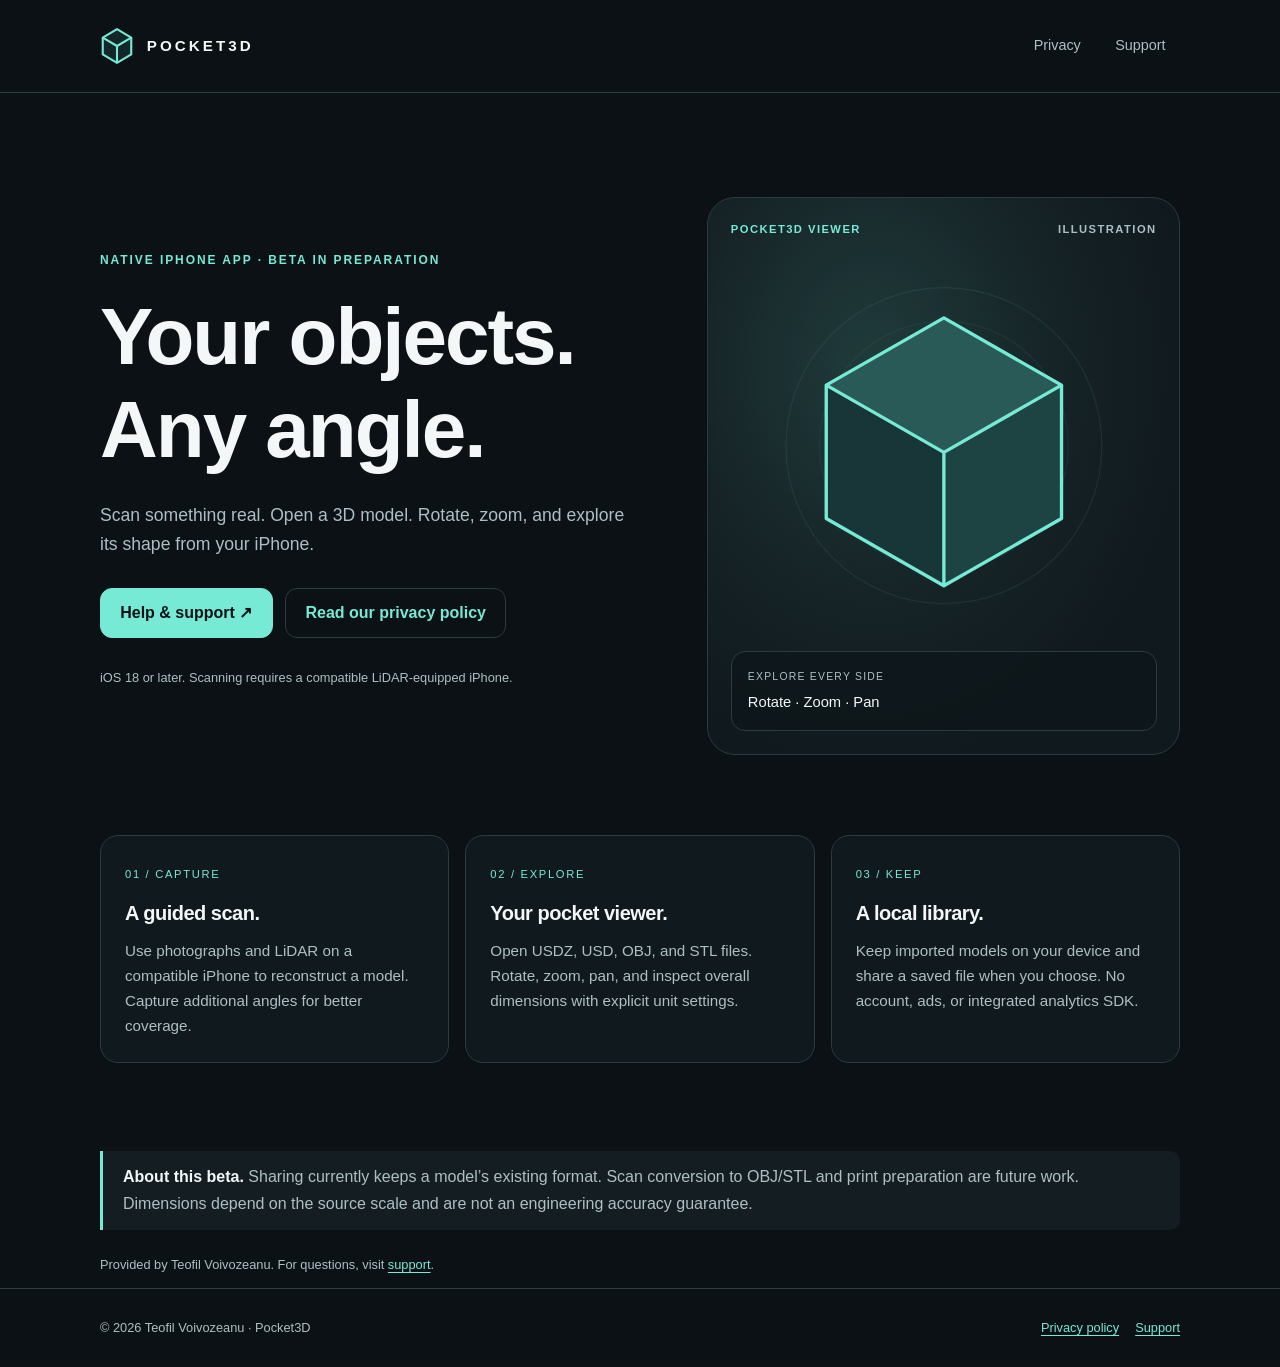
<file: index.html>
<!doctype html>
<html lang="en">
<head>
  <meta charset="utf-8">
  <meta name="viewport" content="width=device-width, initial-scale=1">
  <meta name="color-scheme" content="dark light">
  <meta name="description" content="Pocket3D is a native iPhone app for scanning real objects and exploring imported 3D models. Privacy and support information for the beta.">
  <meta name="referrer" content="strict-origin-when-cross-origin">
  <title>Pocket3D — Your objects. Any angle.</title>
  <link rel="canonical" href="https://teov.github.io/pocket3d-site/">
  <link rel="icon" type="image/svg+xml" href="favicon.svg">
  <link rel="stylesheet" href="styles.css">
</head>
<body>
<a class="skip" href="#main">Skip to content</a>
<header class="header">
  <div class="wrap header-inner">
    <a class="brand" href="./" aria-label="Pocket3D home"><img src="favicon.svg" alt="" width="34" height="38">POCKET3D</a>
    <nav class="nav" aria-label="Main navigation">
      <a href="privacy.html">Privacy</a>
      <a href="support.html">Support</a>
    </nav>
  </div>
</header>
<main id="main" class="wrap">
  <section class="hero" aria-labelledby="hero-title">
    <div>
      <p class="eyebrow">Native iPhone app · Beta in preparation</p>
      <h1 id="hero-title">Your objects.<br>Any angle.</h1>
      <p class="intro">Scan something real. Open a 3D model. Rotate, zoom, and explore its shape from your iPhone.</p>
      <div class="actions">
        <a class="button primary" href="support.html">Help &amp; support <span aria-hidden="true">&nbsp;↗</span></a>
        <a class="button" href="privacy.html">Read our privacy policy</a>
      </div>
      <p class="fine">iOS 18 or later. Scanning requires a compatible LiDAR-equipped iPhone.</p>
    </div>
    <div class="model-card" role="img" aria-label="Illustration of a three-dimensional cube with rotate, zoom, and pan controls">
      <div class="model-top"><span>POCKET3D VIEWER</span><span>ILLUSTRATION</span></div>
      <svg class="model-art" viewBox="0 0 380 325" aria-hidden="true" focusable="false">
        <circle cx="190" cy="163" r="141" fill="none" stroke="#4b7d77" stroke-opacity=".2"/>
        <circle cx="190" cy="163" r="111" fill="none" stroke="#4b7d77" stroke-opacity=".15"/>
        <path d="m190 49 105 60v119l-105 60-105-60V109l105-60Z" fill="#183638" stroke="#76ead5" stroke-width="3" stroke-linejoin="round"/>
        <path d="m190 49 105 60-105 60-105-60 105-60Z" fill="#76ead5" fill-opacity=".2"/>
        <path d="m190 169 105-60v119l-105 60V169Z" fill="#76ead5" fill-opacity=".07"/>
        <path d="m85 109 105 60 105-60M190 169v119" fill="none" stroke="#76ead5" stroke-width="3" stroke-linejoin="round"/>
      </svg>
      <div class="model-bottom"><p class="caption">EXPLORE EVERY SIDE</p><p class="gestures">Rotate · Zoom · Pan</p></div>
    </div>
  </section>
  <section class="features" aria-label="Pocket3D capabilities">
    <article class="feature"><span class="number">01 / CAPTURE</span><h2>A guided scan.</h2><p>Use photographs and LiDAR on a compatible iPhone to reconstruct a model. Capture additional angles for better coverage.</p></article>
    <article class="feature"><span class="number">02 / EXPLORE</span><h2>Your pocket viewer.</h2><p>Open USDZ, USD, OBJ, and STL files. Rotate, zoom, pan, and inspect overall dimensions with explicit unit settings.</p></article>
    <article class="feature"><span class="number">03 / KEEP</span><h2>A local library.</h2><p>Keep imported models on your device and share a saved file when you choose. No account, ads, or integrated analytics SDK.</p></article>
  </section>
  <aside class="notice"><strong>About this beta.</strong> Sharing currently keeps a model’s existing format. Scan conversion to OBJ/STL and print preparation are future work. Dimensions depend on the source scale and are not an engineering accuracy guarantee.</aside>
  <p class="fine">Provided by Teofil Voivozeanu. For questions, visit <a href="support.html">support</a>.</p>
</main>
<footer class="footer">
  <div class="wrap footer-inner">
    <p>© 2026 Teofil Voivozeanu · Pocket3D</p>
    <p><a href="privacy.html">Privacy policy</a><a href="support.html">Support</a></p>
  </div>
</footer>
</body>
</html>
</file>
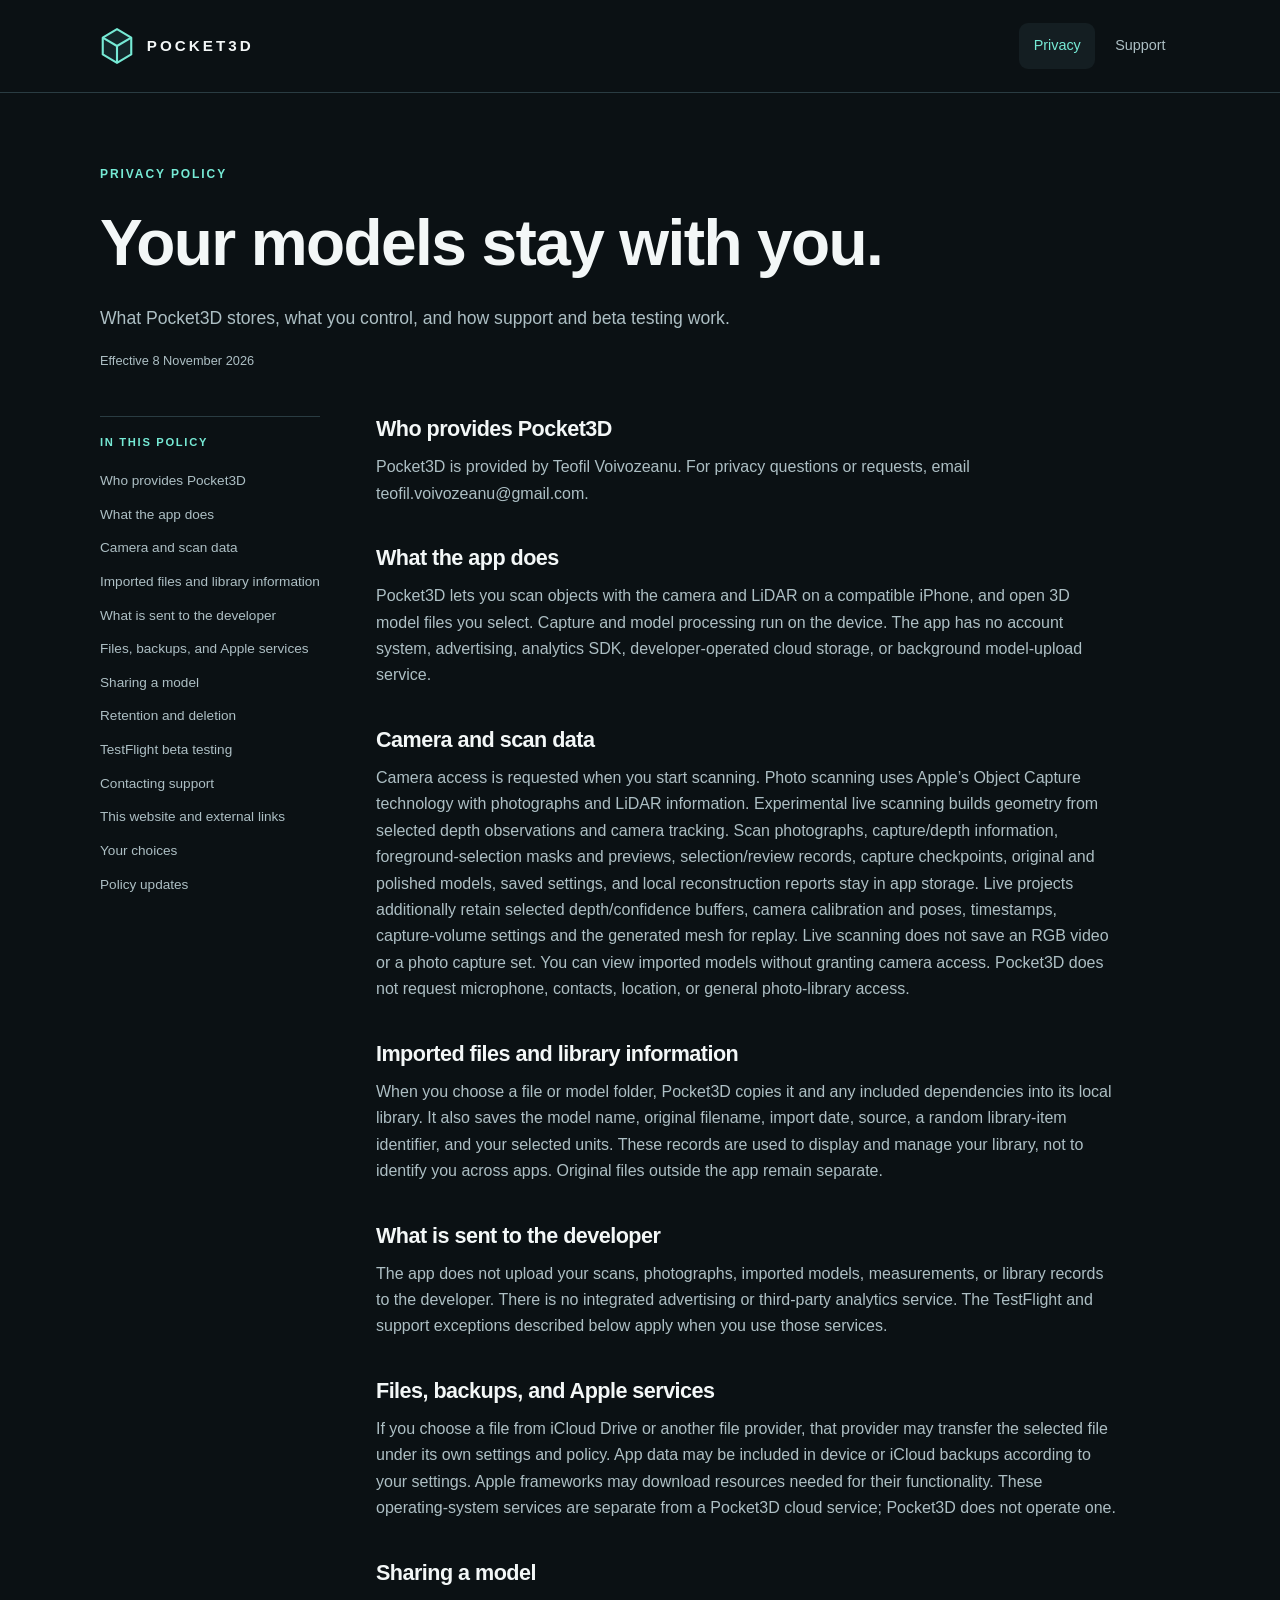
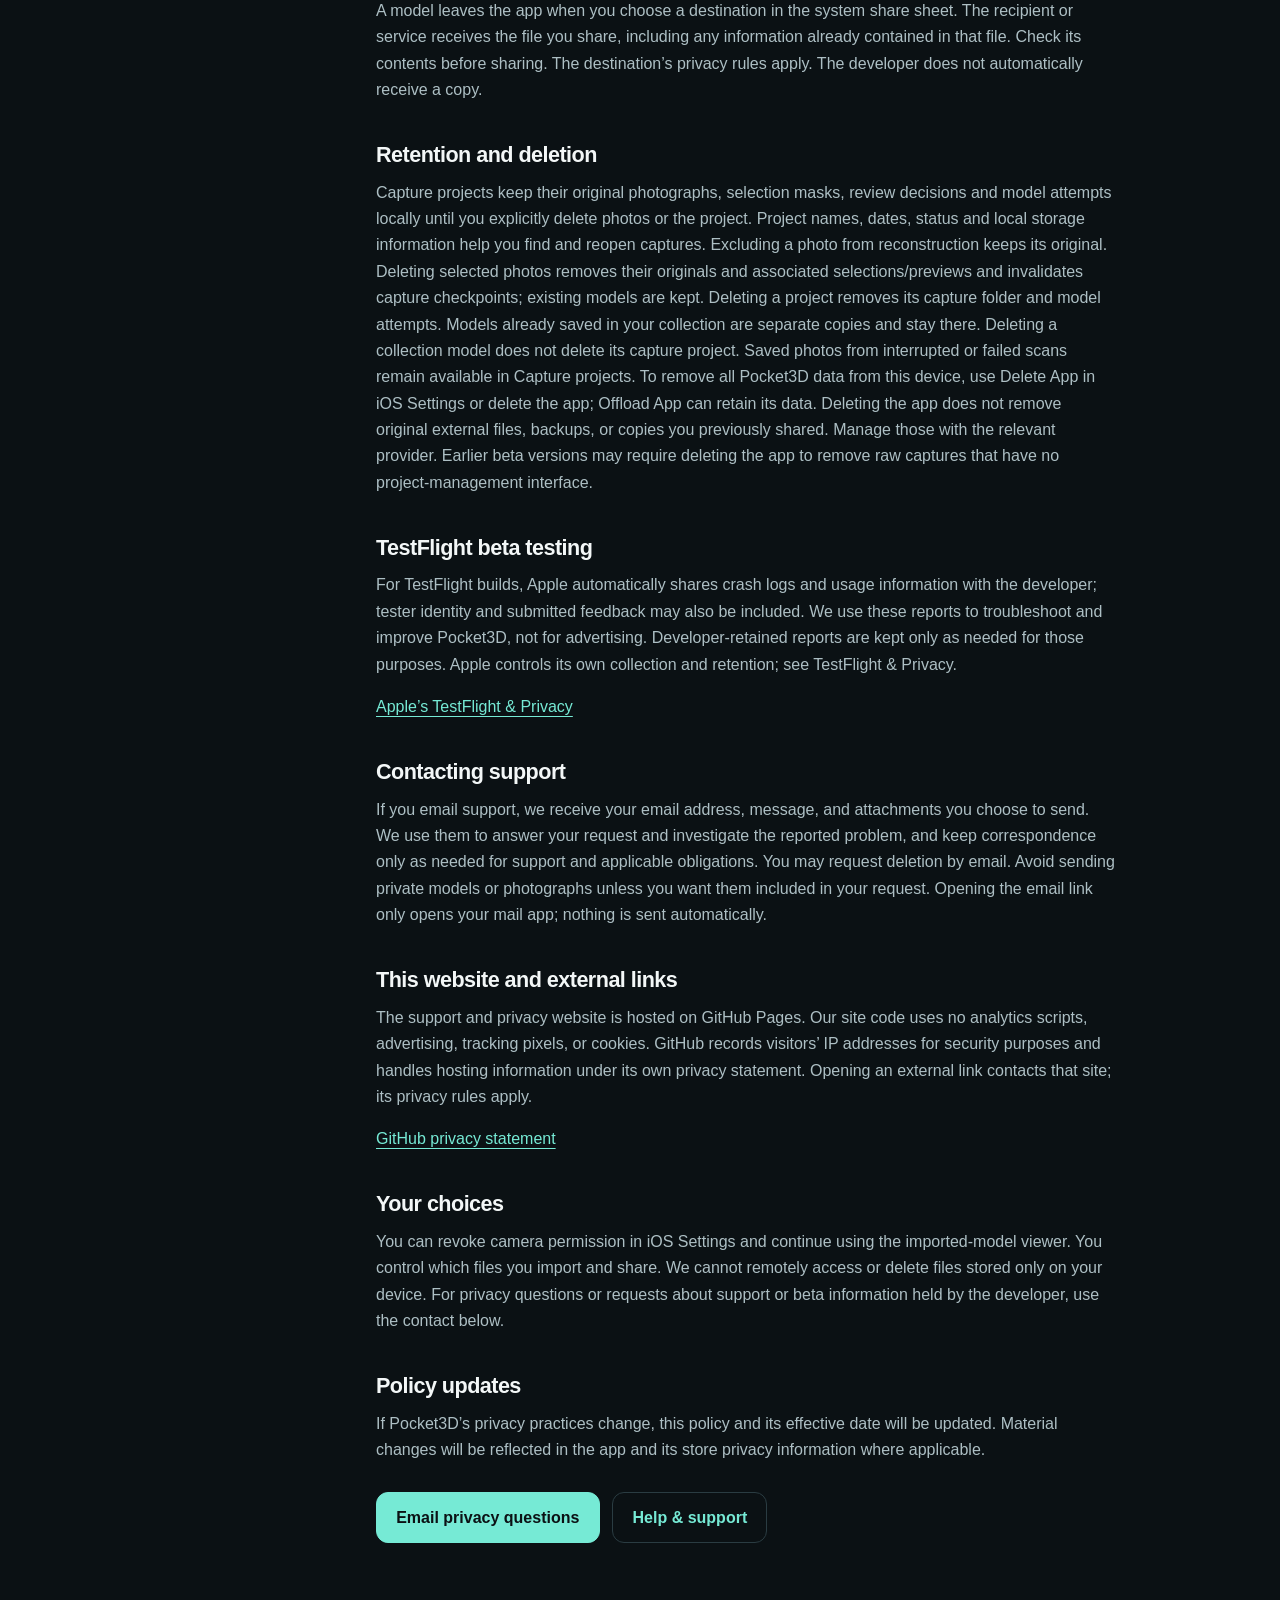
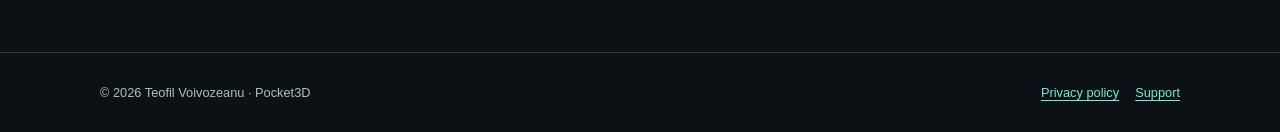
<file: privacy.html>
<!doctype html>
<html lang="en">
<head>
  <meta charset="utf-8">
  <meta name="viewport" content="width=device-width, initial-scale=1">
  <meta name="color-scheme" content="dark light">
  <meta name="description" content="How Pocket3D handles local scans, imported 3D models, sharing, beta diagnostics, and support requests.">
  <meta name="referrer" content="strict-origin-when-cross-origin">
  <title>Pocket3D — Privacy policy</title>
  <link rel="canonical" href="https://teov.github.io/pocket3d-site/privacy.html">
  <link rel="icon" type="image/svg+xml" href="favicon.svg">
  <link rel="stylesheet" href="styles.css">
</head>
<body>
<a class="skip" href="#main">Skip to content</a>
<header class="header">
  <div class="wrap header-inner">
    <a class="brand" href="./" aria-label="Pocket3D home"><img src="favicon.svg" alt="" width="34" height="38">POCKET3D</a>
    <nav class="nav" aria-label="Main navigation">
      <a href="privacy.html" aria-current="page">Privacy</a>
      <a href="support.html">Support</a>
    </nav>
  </div>
</header>
<main id="main" class="wrap">
  <header class="page-head"><p class="eyebrow">Privacy policy</p><h1>Your models stay with you.</h1><p class="intro">What Pocket3D stores, what you control, and how support and beta testing work.</p><p class="fine">Effective 8 November 2026</p></header>
  <div class="policy-layout">
    <nav class="contents" aria-label="Policy contents"><p>In this policy</p>
      <a href="#section-1">Who provides Pocket3D</a>
      <a href="#section-2">What the app does</a>
      <a href="#section-3">Camera and scan data</a>
      <a href="#section-4">Imported files and library information</a>
      <a href="#section-5">What is sent to the developer</a>
      <a href="#section-6">Files, backups, and Apple services</a>
      <a href="#section-7">Sharing a model</a>
      <a href="#section-8">Retention and deletion</a>
      <a href="#section-9">TestFlight beta testing</a>
      <a href="#section-10">Contacting support</a>
      <a href="#section-11">This website and external links</a>
      <a href="#section-12">Your choices</a>
      <a href="#section-13">Policy updates</a>
    </nav>
    <article class="prose" aria-label="Privacy policy details">
      <section id="section-1"><h2>Who provides Pocket3D</h2><p>Pocket3D is provided by Teofil Voivozeanu. For privacy questions or requests, email teofil.voivozeanu@gmail.com.</p></section>
      <section id="section-2"><h2>What the app does</h2><p>Pocket3D lets you scan objects with the camera and LiDAR on a compatible iPhone, and open 3D model files you select. Capture and model processing run on the device. The app has no account system, advertising, analytics SDK, developer-operated cloud storage, or background model-upload service.</p></section>
      <section id="section-3"><h2>Camera and scan data</h2><p>Camera access is requested when you start scanning. Photo scanning uses Apple’s Object Capture technology with photographs and LiDAR information. Experimental live scanning builds geometry from selected depth observations and camera tracking. Scan photographs, capture/depth information, foreground-selection masks and previews, selection/review records, capture checkpoints, original and polished models, saved settings, and local reconstruction reports stay in app storage. Live projects additionally retain selected depth/confidence buffers, camera calibration and poses, timestamps, capture-volume settings and the generated mesh for replay. Live scanning does not save an RGB video or a photo capture set. You can view imported models without granting camera access. Pocket3D does not request microphone, contacts, location, or general photo-library access.</p></section>
      <section id="section-4"><h2>Imported files and library information</h2><p>When you choose a file or model folder, Pocket3D copies it and any included dependencies into its local library. It also saves the model name, original filename, import date, source, a random library-item identifier, and your selected units. These records are used to display and manage your library, not to identify you across apps. Original files outside the app remain separate.</p></section>
      <section id="section-5"><h2>What is sent to the developer</h2><p>The app does not upload your scans, photographs, imported models, measurements, or library records to the developer. There is no integrated advertising or third-party analytics service. The TestFlight and support exceptions described below apply when you use those services.</p></section>
      <section id="section-6"><h2>Files, backups, and Apple services</h2><p>If you choose a file from iCloud Drive or another file provider, that provider may transfer the selected file under its own settings and policy. App data may be included in device or iCloud backups according to your settings. Apple frameworks may download resources needed for their functionality. These operating-system services are separate from a Pocket3D cloud service; Pocket3D does not operate one.</p></section>
      <section id="section-7"><h2>Sharing a model</h2><p>A model leaves the app when you choose a destination in the system share sheet. The recipient or service receives the file you share, including any information already contained in that file. Check its contents before sharing. The destination’s privacy rules apply. The developer does not automatically receive a copy.</p></section>
      <section id="section-8"><h2>Retention and deletion</h2><p>Capture projects keep their original photographs, selection masks, review decisions and model attempts locally until you explicitly delete photos or the project. Project names, dates, status and local storage information help you find and reopen captures. Excluding a photo from reconstruction keeps its original. Deleting selected photos removes their originals and associated selections/previews and invalidates capture checkpoints; existing models are kept. Deleting a project removes its capture folder and model attempts. Models already saved in your collection are separate copies and stay there. Deleting a collection model does not delete its capture project. Saved photos from interrupted or failed scans remain available in Capture projects. To remove all Pocket3D data from this device, use Delete App in iOS Settings or delete the app; Offload App can retain its data. Deleting the app does not remove original external files, backups, or copies you previously shared. Manage those with the relevant provider. Earlier beta versions may require deleting the app to remove raw captures that have no project-management interface.</p></section>
      <section id="section-9"><h2>TestFlight beta testing</h2><p>For TestFlight builds, Apple automatically shares crash logs and usage information with the developer; tester identity and submitted feedback may also be included. We use these reports to troubleshoot and improve Pocket3D, not for advertising. Developer-retained reports are kept only as needed for those purposes. Apple controls its own collection and retention; see TestFlight &amp; Privacy.</p><p><a href="https://www.apple.com/legal/privacy/data/en/test-flight/">Apple’s TestFlight &amp; Privacy</a></p></section>
      <section id="section-10"><h2>Contacting support</h2><p>If you email support, we receive your email address, message, and attachments you choose to send. We use them to answer your request and investigate the reported problem, and keep correspondence only as needed for support and applicable obligations. You may request deletion by email. Avoid sending private models or photographs unless you want them included in your request. Opening the email link only opens your mail app; nothing is sent automatically.</p></section>
      <section id="section-11"><h2>This website and external links</h2><p>The support and privacy website is hosted on GitHub Pages. Our site code uses no analytics scripts, advertising, tracking pixels, or cookies. GitHub records visitors’ IP addresses for security purposes and handles hosting information under its own privacy statement. Opening an external link contacts that site; its privacy rules apply.</p><p><a href="https://docs.github.com/en/site-policy/privacy-policies/github-general-privacy-statement">GitHub privacy statement</a></p></section>
      <section id="section-12"><h2>Your choices</h2><p>You can revoke camera permission in iOS Settings and continue using the imported-model viewer. You control which files you import and share. We cannot remotely access or delete files stored only on your device. For privacy questions or requests about support or beta information held by the developer, use the contact below.</p></section>
      <section id="section-13"><h2>Policy updates</h2><p>If Pocket3D’s privacy practices change, this policy and its effective date will be updated. Material changes will be reflected in the app and its store privacy information where applicable.</p></section>
      <div class="actions"><a class="button primary" href="mailto:teofil.voivozeanu@gmail.com?subject=Pocket3D%20privacy">Email privacy questions</a><a class="button" href="support.html">Help &amp; support</a></div>
    </article>
  </div>
</main>
<footer class="footer">
  <div class="wrap footer-inner">
    <p>© 2026 Teofil Voivozeanu · Pocket3D</p>
    <p><a href="privacy.html">Privacy policy</a><a href="support.html">Support</a></p>
  </div>
</footer>
</body>
</html>
</file>
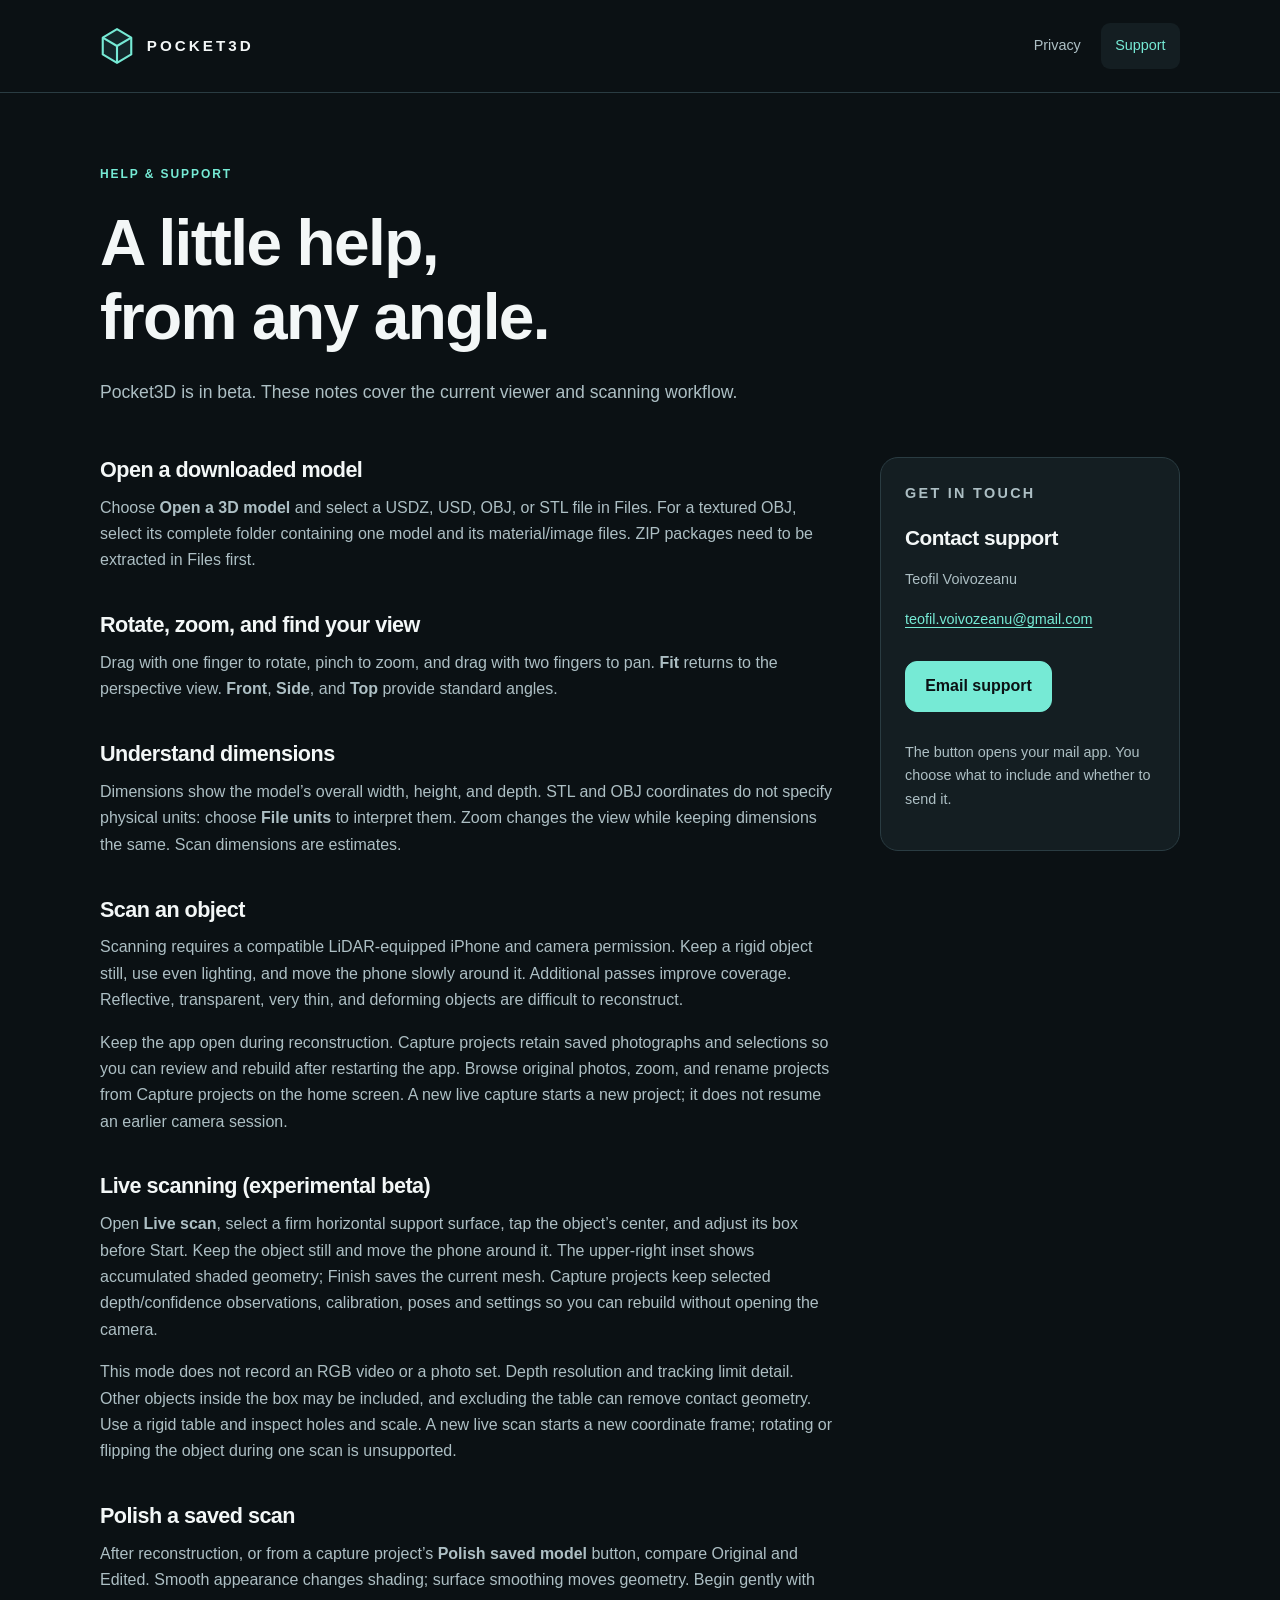
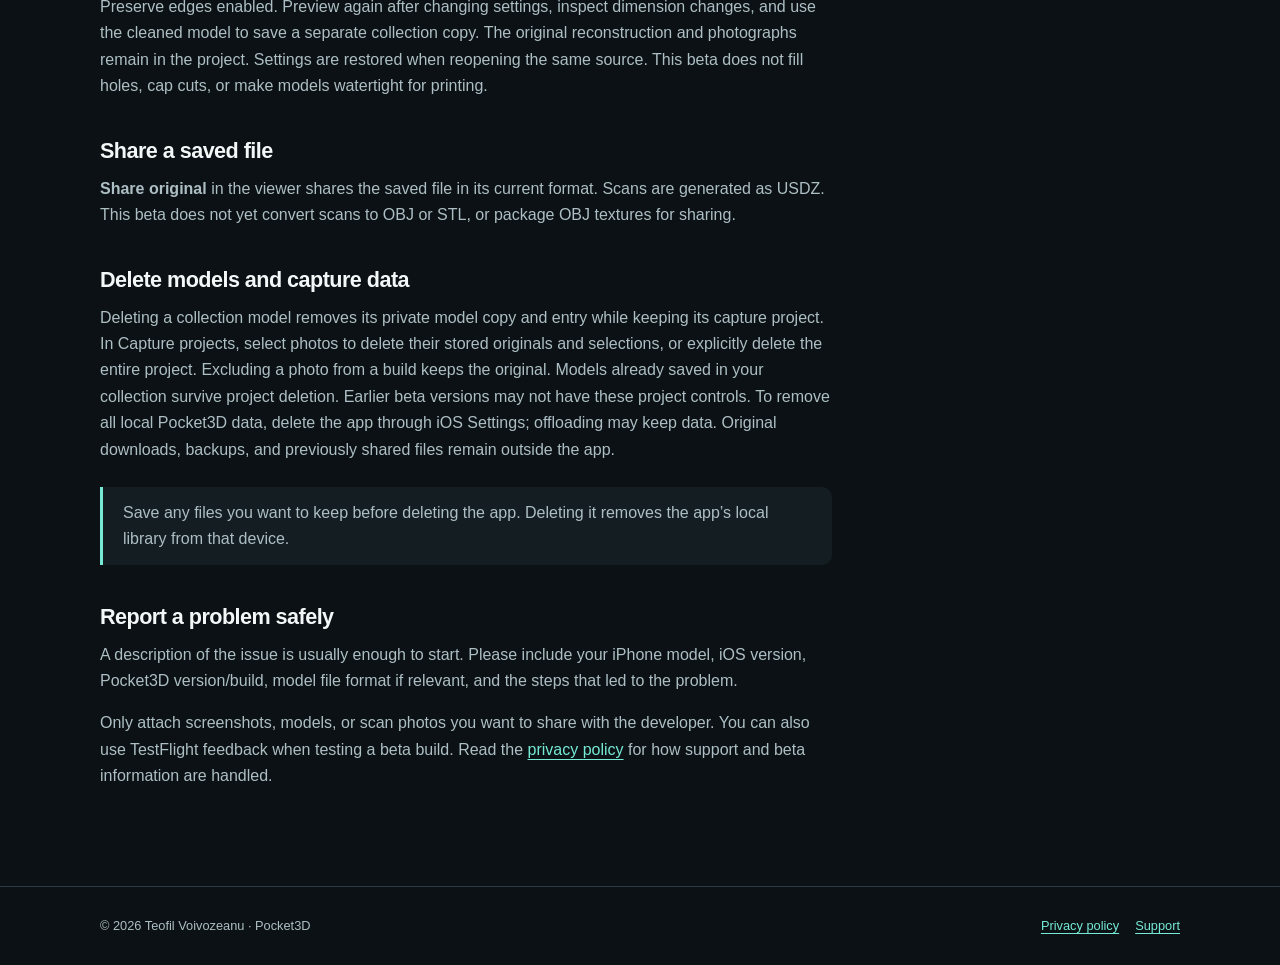
<file: support.html>
<!doctype html>
<html lang="en">
<head>
  <meta charset="utf-8">
  <meta name="viewport" content="width=device-width, initial-scale=1">
  <meta name="color-scheme" content="dark light">
  <meta name="description" content="Help with Pocket3D model imports, scanning, dimensions, sharing, and deleting local data. Contact the developer.">
  <meta name="referrer" content="strict-origin-when-cross-origin">
  <title>Pocket3D — Help &amp; support</title>
  <link rel="canonical" href="https://teov.github.io/pocket3d-site/support.html">
  <link rel="icon" type="image/svg+xml" href="favicon.svg">
  <link rel="stylesheet" href="styles.css">
</head>
<body>
<a class="skip" href="#main">Skip to content</a>
<header class="header">
  <div class="wrap header-inner">
    <a class="brand" href="./" aria-label="Pocket3D home"><img src="favicon.svg" alt="" width="34" height="38">POCKET3D</a>
    <nav class="nav" aria-label="Main navigation">
      <a href="privacy.html">Privacy</a>
      <a href="support.html" aria-current="page">Support</a>
    </nav>
  </div>
</header>
<main id="main" class="wrap">
  <header class="page-head"><p class="eyebrow">Help &amp; support</p><h1>A little help,<br>from any angle.</h1><p class="intro">Pocket3D is in beta. These notes cover the current viewer and scanning workflow.</p></header>
  <div class="support-layout">
    <article class="prose" aria-label="Pocket3D help">
      <section><h2>Open a downloaded model</h2><p>Choose <strong>Open a 3D model</strong> and select a USDZ, USD, OBJ, or STL file in Files. For a textured OBJ, select its complete folder containing one model and its material/image files. ZIP packages need to be extracted in Files first.</p></section>
      <section><h2>Rotate, zoom, and find your view</h2><p>Drag with one finger to rotate, pinch to zoom, and drag with two fingers to pan. <strong>Fit</strong> returns to the perspective view. <strong>Front</strong>, <strong>Side</strong>, and <strong>Top</strong> provide standard angles.</p></section>
      <section><h2>Understand dimensions</h2><p>Dimensions show the model’s overall width, height, and depth. STL and OBJ coordinates do not specify physical units: choose <strong>File units</strong> to interpret them. Zoom changes the view while keeping dimensions the same. Scan dimensions are estimates.</p></section>
      <section><h2>Scan an object</h2><p>Scanning requires a compatible LiDAR-equipped iPhone and camera permission. Keep a rigid object still, use even lighting, and move the phone slowly around it. Additional passes improve coverage. Reflective, transparent, very thin, and deforming objects are difficult to reconstruct.</p><p>Keep the app open during reconstruction. Capture projects retain saved photographs and selections so you can review and rebuild after restarting the app. Browse original photos, zoom, and rename projects from Capture projects on the home screen. A new live capture starts a new project; it does not resume an earlier camera session.</p></section>
      <section><h2>Live scanning (experimental beta)</h2><p>Open <strong>Live scan</strong>, select a firm horizontal support surface, tap the object’s center, and adjust its box before Start. Keep the object still and move the phone around it. The upper-right inset shows accumulated shaded geometry; Finish saves the current mesh. Capture projects keep selected depth/confidence observations, calibration, poses and settings so you can rebuild without opening the camera.</p><p>This mode does not record an RGB video or a photo set. Depth resolution and tracking limit detail. Other objects inside the box may be included, and excluding the table can remove contact geometry. Use a rigid table and inspect holes and scale. A new live scan starts a new coordinate frame; rotating or flipping the object during one scan is unsupported.</p></section>
      <section><h2>Polish a saved scan</h2><p>After reconstruction, or from a capture project’s <strong>Polish saved model</strong> button, compare Original and Edited. Smooth appearance changes shading; surface smoothing moves geometry. Begin gently with Preserve edges enabled. Preview again after changing settings, inspect dimension changes, and use the cleaned model to save a separate collection copy. The original reconstruction and photographs remain in the project. Settings are restored when reopening the same source. This beta does not fill holes, cap cuts, or make models watertight for printing.</p></section>
      <section><h2>Share a saved file</h2><p><strong>Share original</strong> in the viewer shares the saved file in its current format. Scans are generated as USDZ. This beta does not yet convert scans to OBJ or STL, or package OBJ textures for sharing.</p></section>
      <section><h2>Delete models and capture data</h2><p>Deleting a collection model removes its private model copy and entry while keeping its capture project. In Capture projects, select photos to delete their stored originals and selections, or explicitly delete the entire project. Excluding a photo from a build keeps the original. Models already saved in your collection survive project deletion. Earlier beta versions may not have these project controls. To remove all local Pocket3D data, delete the app through iOS Settings; offloading may keep data. Original downloads, backups, and previously shared files remain outside the app.</p><aside class="notice">Save any files you want to keep before deleting the app. Deleting it removes the app’s local library from that device.</aside></section>
      <section><h2>Report a problem safely</h2><p>A description of the issue is usually enough to start. Please include your iPhone model, iOS version, Pocket3D version/build, model file format if relevant, and the steps that led to the problem.</p><p>Only attach screenshots, models, or scan photos you want to share with the developer. You can also use TestFlight feedback when testing a beta build. Read the <a href="privacy.html">privacy policy</a> for how support and beta information are handled.</p></section>
    </article>
    <aside class="contact-card" aria-labelledby="contact-title"><p class="eyebrow">Get in touch</p><h2 id="contact-title">Contact support</h2><p>Teofil Voivozeanu</p><a class="email" href="mailto:teofil.voivozeanu@gmail.com?subject=Pocket3D%20support">teofil.voivozeanu@gmail.com</a><div class="actions"><a class="button primary" href="mailto:teofil.voivozeanu@gmail.com?subject=Pocket3D%20support">Email support</a></div><p>The button opens your mail app. You choose what to include and whether to send it.</p></aside>
  </div>
</main>
<footer class="footer">
  <div class="wrap footer-inner">
    <p>© 2026 Teofil Voivozeanu · Pocket3D</p>
    <p><a href="privacy.html">Privacy policy</a><a href="support.html">Support</a></p>
  </div>
</footer>
</body>
</html>
</file>
<file: styles.css>
:root {
  color-scheme: dark;
  --background: #0b1114;
  --panel: #141e22;
  --panel-soft: #10191d;
  --text: #f3f7f7;
  --muted: #adbfc4;
  --accent: #76ead5;
  --line: #2a3c42;
  font-family: -apple-system, BlinkMacSystemFont, "Segoe UI", sans-serif;
  line-height: 1.65;
}
* { box-sizing: border-box; }
html { scroll-padding-top: 1.5rem; }
body { margin: 0; background: var(--background); color: var(--text); }
a { color: var(--accent); text-underline-offset: 0.22em; }
a:hover { color: #b6fff0; }
a:focus-visible, summary:focus-visible { outline: 3px solid var(--accent); outline-offset: 5px; border-radius: 4px; }
.skip { position: absolute; top: -100px; left: 1rem; background: var(--accent); color: var(--background); padding: 0.75rem 1rem; z-index: 10; }
.skip:focus { top: 1rem; }
.wrap { width: min(1080px, calc(100% - 3rem)); margin-inline: auto; }
.header { border-bottom: 1px solid var(--line); }
.header-inner { display: flex; align-items: center; justify-content: space-between; gap: 1.5rem; min-height: 92px; }
.brand { display: inline-flex; align-items: center; gap: 0.8rem; color: var(--text); text-decoration: none; font-weight: 750; font-size: 0.95rem; letter-spacing: 0.2em; }
.brand img { width: 34px; height: 38px; }
.nav { display: flex; align-items: center; gap: 0.35rem; }
.nav a { color: var(--muted); text-decoration: none; padding: 0.7rem 0.9rem; border-radius: 9px; font-size: 0.9rem; }
.nav a:hover, .nav a[aria-current="page"] { background: var(--panel); color: var(--accent); }
.hero { display: grid; grid-template-columns: 1.15fr 1fr; align-items: center; gap: 4rem; padding-block: 6.5rem 5rem; }
.eyebrow { margin: 0 0 1.3rem; color: var(--accent); text-transform: uppercase; letter-spacing: 0.16em; font-size: 0.75rem; font-weight: 700; }
h1, h2, h3 { line-height: 1.16; letter-spacing: -0.025em; }
h1 { margin: 0 0 1.5rem; font-size: clamp(2.8rem, 6.6vw, 5rem); font-weight: 650; }
.hero p.intro { max-width: 33rem; color: var(--muted); font-size: 1.1rem; margin: 0 0 1.7rem; }
.actions { display: flex; flex-wrap: wrap; gap: 0.8rem; margin-block: 1.8rem; }
.button { display: inline-flex; justify-content: center; align-items: center; min-height: 48px; padding: 0.7rem 1.2rem; border: 1px solid var(--line); border-radius: 12px; text-decoration: none; font-weight: 650; }
.button.primary { background: var(--accent); color: var(--background); border-color: var(--accent); }
.button:hover { filter: brightness(1.08); }
.fine { color: var(--muted); font-size: 0.8rem; }
.model-card { border: 1px solid var(--line); border-radius: 28px; background: radial-gradient(ellipse at 35% 30%, #203b3b 0, #152226 45%, #10191d 75%); padding: 1.4rem; }
.model-top { display: flex; justify-content: space-between; color: var(--muted); font-size: 0.7rem; letter-spacing: 0.13em; font-weight: 650; }
.model-top span:first-child { color: var(--accent); }
.model-art { display: block; width: 100%; height: auto; margin-block: 1.5rem; }
.model-bottom { border: 1px solid var(--line); background: #0d1619cc; border-radius: 14px; padding: 1rem; }
.model-bottom p { margin: 0; }
.model-bottom .caption { color: var(--muted); letter-spacing: 0.12em; font-size: 0.65rem; }
.model-bottom .gestures { color: var(--text); font-size: 0.92rem; margin-top: 0.3rem; }
.features { display: grid; grid-template-columns: repeat(3, 1fr); gap: 1rem; padding-bottom: 4rem; }
.feature { background: var(--panel-soft); border: 1px solid var(--line); border-radius: 18px; padding: 1.5rem; }
.feature .number { color: var(--accent); font-size: 0.7rem; letter-spacing: 0.15em; }
.feature h2 { font-size: 1.25rem; margin-block: 1rem 0.8rem; }
.feature p { color: var(--muted); font-size: 0.95rem; margin: 0; }
.notice { border-left: 3px solid var(--accent); padding: 0.8rem 1.25rem; margin-block: 1.5rem; background: var(--panel); color: var(--muted); border-radius: 0 10px 10px 0; }
.notice strong { color: var(--text); }
.page-head { max-width: 790px; padding-block: 4.5rem 2rem; }
.page-head h1 { font-size: clamp(2.5rem, 6vw, 4rem); }
.page-head .intro { color: var(--muted); font-size: 1.1rem; max-width: 43rem; }
.policy-layout { display: grid; grid-template-columns: 220px minmax(0, 1fr); gap: 3.5rem; padding-bottom: 5rem; }
.contents { align-self: start; border-top: 1px solid var(--line); padding-top: 1rem; }
.contents p { margin: 0 0 0.8rem; color: var(--accent); font-size: 0.7rem; text-transform: uppercase; letter-spacing: 0.15em; font-weight: 700; }
.contents a { display: block; padding-block: 0.35rem; color: var(--muted); font-size: 0.85rem; text-decoration: none; }
.contents a:hover { color: var(--accent); }
.prose { max-width: 740px; }
.prose section + section { margin-top: 2.4rem; }
.prose h2 { font-size: 1.35rem; margin: 0 0 0.8rem; }
.prose p, .prose li { color: var(--muted); }
.prose p { margin: 0 0 1rem; }
.prose ul, .prose ol { padding-left: 1.4rem; }
.prose li + li { margin-top: 0.45rem; }
.support-layout { display: grid; grid-template-columns: minmax(0, 1fr) 300px; gap: 3rem; padding-bottom: 5rem; }
.contact-card { align-self: start; padding: 1.5rem; border: 1px solid var(--line); border-radius: 18px; background: var(--panel); }
.contact-card h2 { font-size: 1.3rem; margin-top: 0; }
.contact-card p { color: var(--muted); font-size: 0.9rem; }
.contact-card a.email { overflow-wrap: anywhere; font-size: 0.9rem; }
.footer { border-top: 1px solid var(--line); color: var(--muted); padding-block: 1.8rem; font-size: 0.8rem; }
.footer-inner { display: flex; justify-content: space-between; gap: 1rem; flex-wrap: wrap; }
.footer p { margin: 0; }
.footer a + a { margin-left: 1rem; }
@media (max-width: 850px) {
  .hero { gap: 2rem; padding-top: 4rem; }
  .policy-layout { grid-template-columns: 180px minmax(0, 1fr); gap: 2rem; }
  .support-layout { grid-template-columns: minmax(0, 1fr); }
  .contact-card { max-width: 540px; }
}
@media (max-width: 650px) {
  .wrap { width: min(100% - 2rem, 1080px); }
  .header-inner { min-height: 80px; gap: 0.7rem; }
  .brand { font-size: 0.8rem; gap: 0.5rem; letter-spacing: 0.12em; }
  .brand img { width: 28px; height: 32px; }
  .nav { gap: 0; }
  .nav a { padding: 0.7rem 0.6rem; font-size: 0.8rem; }
  .hero { grid-template-columns: 1fr; padding-block: 3rem; gap: 2rem; }
  .hero h1 { max-width: 10ch; }
  .model-card { max-width: 430px; width: 100%; }
  .features { grid-template-columns: 1fr; gap: 0.8rem; padding-bottom: 3rem; }
  .feature { padding: 1.25rem; }
  .feature h2 { margin-top: 0.65rem; }
  .page-head { padding-block: 3rem 1.4rem; }
  .policy-layout { grid-template-columns: 1fr; gap: 2rem; }
  .contents { display: none; }
  .support-layout { gap: 2rem; }
  .footer-inner { flex-direction: column; }
}
@media (prefers-reduced-motion: reduce) {
  html { scroll-behavior: auto; }
}
@media print {
  :root { color-scheme: light; --background: #fff; --text: #111; --muted: #333; --accent: #005f50; --line: #bbb; }
  .header, .contents, .footer, .actions, .model-card { display: none; }
  .wrap { width: 100%; }
  .page-head { padding-top: 0; }
  .policy-layout, .support-layout, .features, .hero { display: block; }
  .notice, .contact-card, .feature { background: #fff; }
  a { color: #005f50; }
}
</file>
